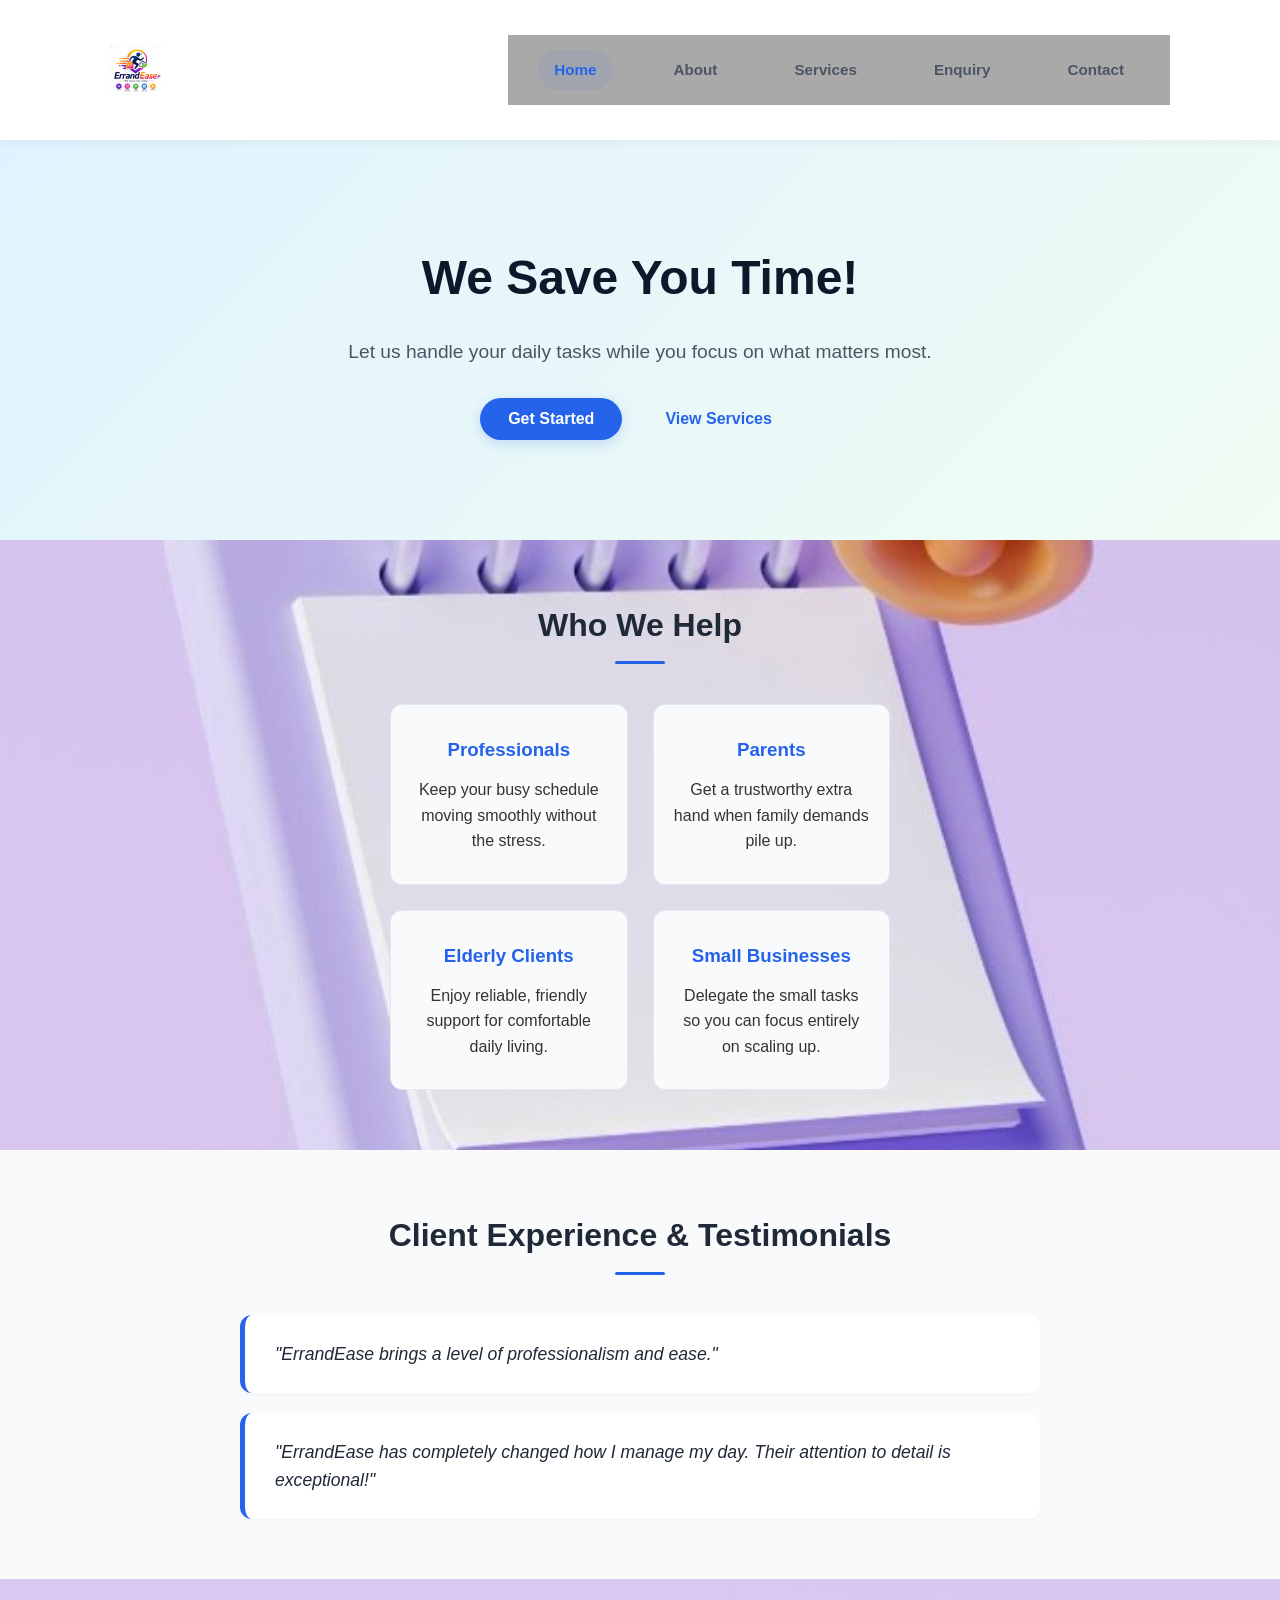
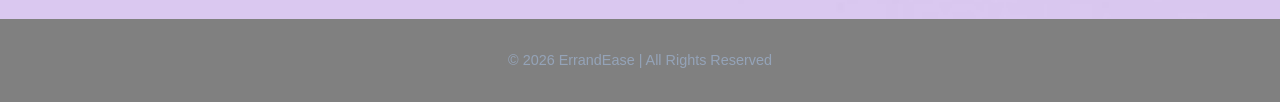
<file: index.html>
<!DOCTYPE html>
<html lang="en">
<head>
    <meta charset="UTF-8">
    <meta name="viewport" content="width=device-width, initial-scale=1.0">
    <link rel="stylesheet" href="./CSS/style.css">
    <title>ErrandEase | Home</title>
</head>
<body>

    <header class="main-header">
        <div class="header-container">
            <div class="logo">
                <img src="images/my logo.png" alt="ErrandEase Logo">
            </div>
            <nav class="navbar">
                <a href="index.html" class="active">Home</a>
                <a href="about.html">About</a>
                <a href="services.html">Services</a>
                <a href="enquiry.html">Enquiry</a>
                <a href="contact.html">Contact</a>
            </nav>
        </div>
    </header>

    <section class="hero">
        <div class="hero-content">
            <h1>We Save You Time!</h1>
            <p>Let us handle your daily tasks while you focus on what matters most.</p>
            <div class="hero-buttons">
                <button class="btn-primary">Get Started</button>
                <button class="btn-secondary">View Services</button>
            </div>
        </div>
    </section>

    <section class="home-container">
        <h2 class="section-title">Who We Help</h2>
        <div class="audience-grid">
            <div class="home-card">
                <h3>Professionals</h3>
                <p>Keep your busy schedule moving smoothly without the stress.</p>
            </div>
            <div class="home-card">
                <h3>Parents</h3>
                <p>Get a trustworthy extra hand when family demands pile up.</p>
            </div>
            <div class="home-card">
                <h3>Elderly Clients</h3>
                <p>Enjoy reliable, friendly support for comfortable daily living.</p>
            </div>
            <div class="home-card">
                <h3>Small Businesses</h3>
                <p>Delegate the small tasks so you can focus entirely on scaling up.</p>
            </div>
        </div>
    </section>

    <section class="testimonials-section">
        <div class="home-container">
            <h2 class="section-title">Client Experience & Testimonials</h2>
            <div class="testimonials-container">
                <div class="testimonial-card">
                    <p>"ErrandEase brings a level of professionalism and ease."</p>
                </div>
                <div class="testimonial-card">
                    <p>"ErrandEase has completely changed how I manage my day. Their attention to detail is exceptional!"</p>
                </div>
            </div>
        </div>
    </section>

    <footer class="main-footer">
        <p>&copy; 2026 ErrandEase | All Rights Reserved</p>
    </footer>
    
</body>
</html>
</file>
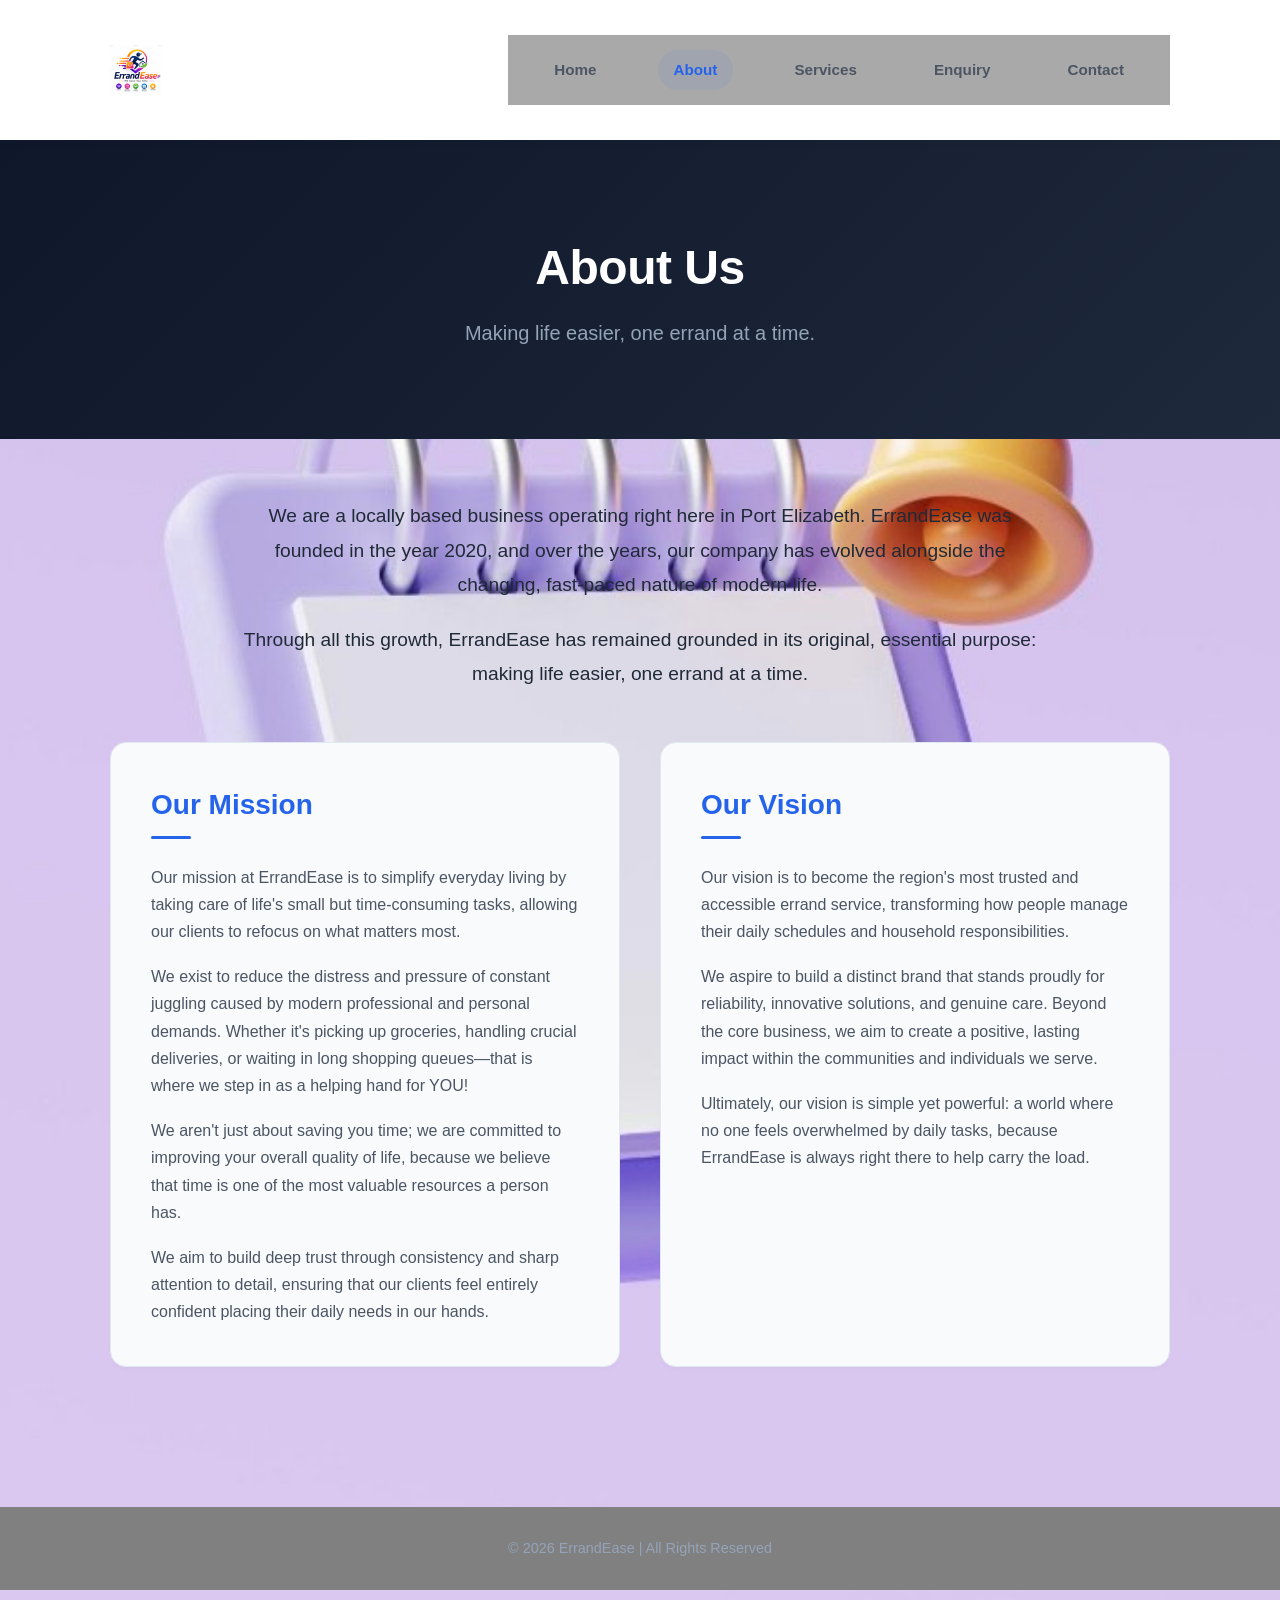
<file: about.html>
<!DOCTYPE html>
<html lang="en">
<head>
    <meta charset="UTF-8">
    <meta name="viewport" content="width=device-width, initial-scale=1.0">
    <link rel="stylesheet" href="./CSS/style.css">
    <title>ErrandEase | About Us</title>
</head>
<body>

    <!-- HEADER & NAVIGATION -->
    <header class="main-header">
        <div class="header-container">
            <div class="logo">
                <img src="images/my logo.png" alt="ErrandEase Logo">
            </div>
            <nav class="navbar">
                <a href="index.html">Home</a>
                <a href="about.html" class="active">About</a>
                <a href="services.html">Services</a>
                <a href="enquiry.html">Enquiry</a>
                <a href="contact.html">Contact</a>
            </nav>
        </div>
    </header>

    <!-- ABOUT BANNER -->
    <section class="about-banner">
        <div class="banner-content">
            <h1>About Us</h1>
            <p>Making life easier, one errand at a time.</p>
        </div>
    </section>

    <!-- OUR STORY / INTRO SECTION -->
    <section class="about-container">
        <div class="about-story">
            <p>We are a locally based business operating right here in Port Elizabeth. ErrandEase was founded in the year 2020, and over the years, our company has evolved alongside the changing, fast-paced nature of modern life.</p>
            <p>Through all this growth, ErrandEase has remained grounded in its original, essential purpose: making life easier, one errand at a time.</p>
        </div>

        <!-- MISSION & VISION VALUES GRID -->
        <div class="values-grid">
            <div class="value-card">
                <h2>Our Mission</h2>
                <p>Our mission at ErrandEase is to simplify everyday living by taking care of life's small but time-consuming tasks, allowing our clients to refocus on what matters most.</p>
                <p>We exist to reduce the distress and pressure of constant juggling caused by modern professional and personal demands. Whether it's picking up groceries, handling crucial deliveries, or waiting in long shopping queues—that is where we step in as a helping hand for YOU!</p>
                <p>We aren't just about saving you time; we are committed to improving your overall quality of life, because we believe that time is one of the most valuable resources a person has.</p>
                <p>We aim to build deep trust through consistency and sharp attention to detail, ensuring that our clients feel entirely confident placing their daily needs in our hands.</p>
            </div>

            <div class="value-card">
                <h2>Our Vision</h2>
                <p>Our vision is to become the region's most trusted and accessible errand service, transforming how people manage their daily schedules and household responsibilities.</p>
                <p>We aspire to build a distinct brand that stands proudly for reliability, innovative solutions, and genuine care. Beyond the core business, we aim to create a positive, lasting impact within the communities and individuals we serve.</p>
                <p>Ultimately, our vision is simple yet powerful: a world where no one feels overwhelmed by daily tasks, because ErrandEase is always right there to help carry the load.</p>
            </div>
        </div>
    </section>

    <!-- FOOTER -->
    <footer class="main-footer">
        <p>&copy; 2026 ErrandEase | All Rights Reserved</p>
    </footer>

</body>
</html>
</file>
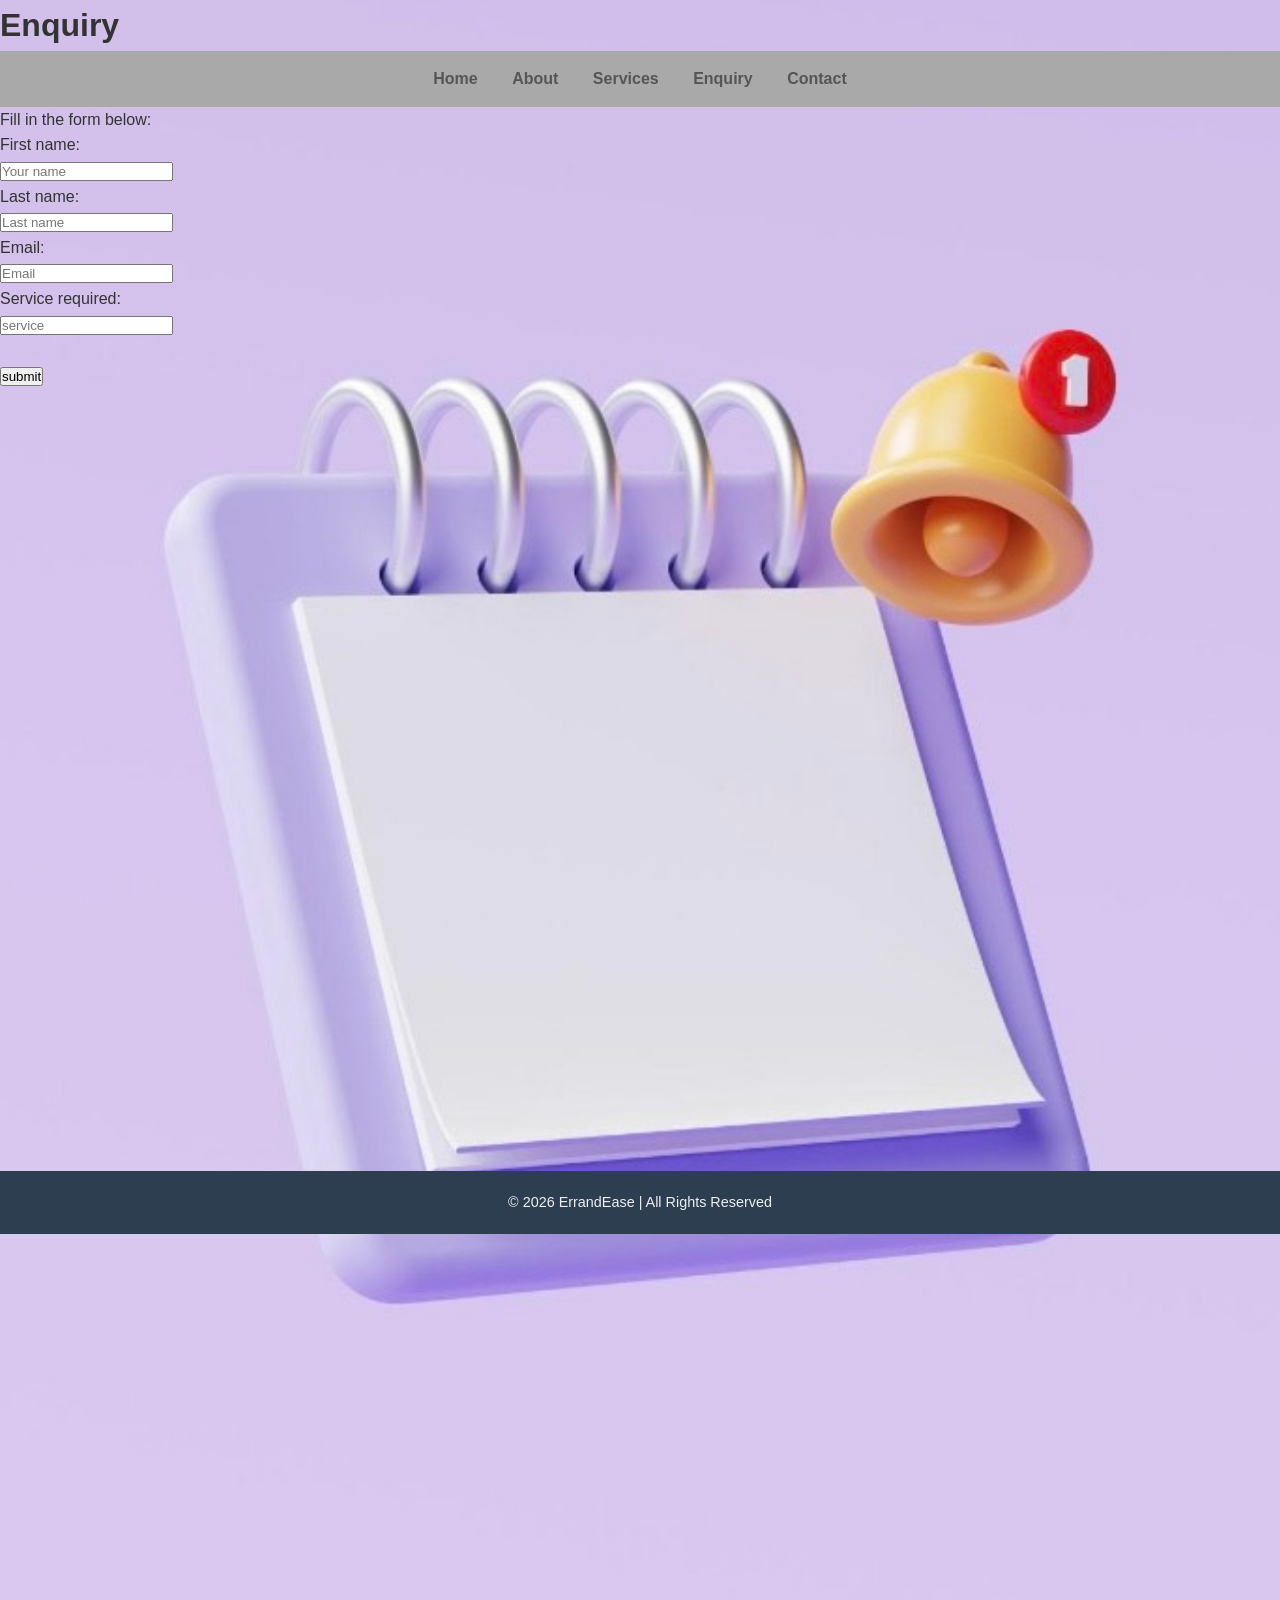
<file: enquiry.html>
<!DOCTYPE html>
<html lang="en">
<head>
    <meta charset="UTF-8">
    <meta name="viewport" content="width=device-width, initial-scale=1.0">
     <link rel="stylesheet" href="./CSS/style.css">
    <title>Enquiry</title>
</head>
<body>
    <h1>Enquiry</h1>
    <nav>
        <a href="index.html">Home</a>
        <a href="about.html">About</a>
        <a href="services.html">Services</a>
        <a href="enquiry.html">Enquiry</a>
        <a href="contact.html">Contact</a>
    </nav>
    <p>Fill in the form below:</p>
    <div class="Enquiry-form">
    <form>
        <label for="fname">First name:</label><br>
        <input type="text" id="fname" required placeholder="Your name"><br>
        <label for="lname">Last name:</label><br>
        <input type="text" id="lname" required placeholder="Last name"><br>
        <label for="email">Email:</label><br>
        <input type="text" id="email" required placeholder="Email"><br>
        <label for="service">Service required:</label><br>
        <input type="text" id="service" required placeholder="service"><br><br>
        <input type="submit" value="submit">
    </form>
   </div> 
     <br>
     <br>
     <br>
     <br>
     <br>
     <br>
     <br>
     <br>
     <br>
     <br>
     <br>
     <br>
     <br>
     <br>
     <br>
     <br>
     <br>
     <br>
     <br>
     <br>
      <br>
     <br>
     <br>
     <br>
     <br>
     <br>
     <br>
     <br>
     <br>

<footer>
    <p>&copy; 2026 ErrandEase | All Rights Reserved</p>
</footer>
    
</body>
</html>
</file>
<file: CSS/style.css>
/* ====================================
   GLOBAL STYLES
==================================== */

body {
    background-image: url('../images/BACK.jpeg');
    background-size: cover;
    background-position: center;
    background-repeat: no-repeat;
    margin: 0;
    height: 180vh;
    background-color:mintcream;
    margin: 0;
    font-family: Arial, sans-serif;

    font-family: Arial, sans-serif;
    background-color: white;

    display: flex;
    flex-direction: column;
    min-height: 180vh;
}

nav {
    background-color:darkgrey;
    padding: 15px;
    text-align: center;
}

nav a {
    color: purple;
    text-decoration: none;
    margin-right: 20px;
}
/* Footer styling */
footer {
    background-color: darkgray;
    color: purple;
    padding: 30px;
    text-align: center;
}

/* ====================================
   HOME PAGE STYLES
==================================== */

/* Color Palette Variables for Home Page */
:root {
    --home-primary: #2563eb;       /* Sleek professional blue */
    --home-primary-hover: #1d4ed8;
    --home-text: #1f2937;          /* Charcoal */
    --home-muted: #4b5563;         /* Slate Grey */
    --home-bg-light: #f8fafc;      /* Soft background alternative */
}

/* Layout Container */
.home-container {
    max-width: 1100px;
    margin: 0 auto;
    padding: 60px 10px;
}

/* Section Headings */
.section-title {
    font-size: 2rem;
    text-align: center;
    margin-bottom: 40px;
    color: var(--home-text);
    text-transform: capitalize;
}
.section-title::after {
    content: '';
    display: block;
    width: 50px;
    height: 3px;
    background-color: var(--home-primary);
    margin: 10px auto 0;
    border-radius: 2px;
}

/* Header & Navigation Layout */
.main-header {
    background-color: #ffffff;
    box-shadow: 0 2px 10px rgba(0, 0, 0, 0.05);
    position: sticky;
    top: 0;
    z-index: 1000;
}

.header-container {
    max-width: 1100px;
    margin: 0 auto;
    padding: 15px 20px;
    display: flex;
    align-items: center;
    justify-content: space-between;
    flex-wrap: wrap;
}

.logo img {
    max-height: 50px; /* Keeps your logo perfectly proportioned in the bar */
    width: auto;
    display: block;
}

.navbar {
    display: flex;
    gap: 15px;
}

.navbar a {
    text-decoration: none;
    color: var(--home-muted);
    font-weight: 600;
    font-size: 0.95rem;
    padding: 8px 16px;
    border-radius: 20px;
    transition: all 0.3s ease;
}

.navbar a:hover, .navbar a.active {
    color: var(--home-primary);
    background-color: rgba(37, 99, 235, 0.08);
}

/* Hero Section Upgrade */
.hero {
    background: linear-gradient(135deg, #e0f2fe 0%, #f0fdf4 100%); /* Clean modern gradient */
    padding: 100px 20px;
    text-align: center;
}

.hero-content {
    max-width: 700px;
    margin: 0 auto;
}

.hero h1 {
    font-size: 3rem;
    color: #0f172a;
    margin-bottom: 20px;
    font-weight: 800;
}

.hero p {
    font-size: 1.2rem;
    color: var(--home-muted);
    margin-bottom: 30px;
}

.hero-buttons {
    display: flex;
    gap: 15px;
    justify-content: center;
}

/* Buttons */
.hero button {
    font-size: 1rem;
    font-weight: 600;
    padding: 12px 28px;
    border-radius: 30px;
    cursor: pointer;
    transition: all 0.3s ease;
    border: none;
}

.btn-primary {
    background-color: var(--home-primary);
    color: #ffffff;
    box-shadow: 0 4px 14px rgba(37, 99, 235, 0.2);
}

.btn-primary:hover {
    background-color: var(--home-primary-hover);
    transform: translateY(-2px);
}

.btn-secondary {
    background-color: transparent;
    color: var(--home-primary);
    border: 2px solid var(--home-primary);
}

.btn-secondary:hover {
    background-color: rgba(37, 99, 235, 0.05);
    transform: translateY(-2px);
}

/* Who We Help Cards Grid */
.audience-grid {
    display: grid;
    grid-template-columns: repeat(auto-fit, minmax(220px, 1fr));
    gap: 25px;
}

.home-card {
    background-color: var(--home-bg-light);
    border: 1px solid #e2e8f0;
    padding: 30px 20px;
    border-radius: 12px;
    text-align: center;
    transition: transform 0.3s ease, box-shadow 0.3s ease;
}

.home-card:hover {
    transform: translateY(-5px);
    box-shadow: 0 10px 20px rgba(0, 0, 0, 0.05);
}

.home-card h3 {
    color: var(--home-primary);
    margin-bottom: 12px;
}

/* Testimonials Layout */
.testimonials-section {
    background-color: var(--home-bg-light);
}

.testimonials-container {
    display: flex;
    flex-direction: column;
    gap: 20px;
    max-width: 800px;
    margin: 0 auto;
}

.testimonial-card {
    background: #ffffff;
    padding: 25px 30px;
    border-radius: 12px;
    border-left: 5px solid var(--home-primary);
    box-shadow: 0 2px 5px rgba(0,0,0,0.02);
}

.testimonial-card p {
    font-style: italic;
    font-size: 1.1rem;
    color: var(--home-text);
}

/* Footer Layout */
.main-footer {
    background-color: gray;
    color: #94a3b8;
    text-align: center;
    padding: 30px 20px;
}

/* Mobile Responsive Optimization */
@media (max-width: 650px) {
    .header-container {
        flex-direction: column;
        gap: 15px;
    }
    .hero h1 {
        font-size: 2.2rem;
    }
    .hero-buttons {
        flex-direction: column;
    }
    .hero button {
        width: 100%;
    }
}

/* ====================================
   ABOUT PAGE STYLES
==================================== */

/* Main Layout Wrapper */
.about-container {
    max-width: 1100px;
    margin: 0 auto;
    padding: 60px 20px 100px 20px; /* Generous bottom padding replaces <br> tags */
}

/* About Intro Text Style */
.about-story {
    max-width: 800px;
    margin: 0 auto 50px auto;
    text-align: center;
}

.about-story p {
    font-size: 1.2rem;
    color: var(--home-text);
    margin-bottom: 20px;
    line-height: 1.8;
}

/* About Page Banner Upgraded */
.about-banner {
    background: linear-gradient(135deg, #0f172a 0%, #1e293b 100%); /* Deep sleek charcoal gradient */
    padding: 90px 20px;
    text-align: center;
    color: #ffffff;
}

.banner-content max-width {
    max-width: 700px;
    margin: 0 auto;
}

.about-banner h1 {
    font-size: 3rem;
    font-weight: 800;
    margin-bottom: 10px;
    letter-spacing: -0.5px;
}

.about-banner p {
    font-size: 1.25rem;
    color: #94a3b8; /* Soft blue-grey text */
    font-weight: 500;
}

/* Mission & Vision Columns */
.values-grid {
    display: grid;
    grid-template-columns: repeat(auto-fit, minmax(450px, 1fr));
    gap: 40px;
    margin-top: 20px;
}

.value-card {
    background-color: var(--home-bg-light);
    border: 1px solid #e2e8f0;
    padding: 40px;
    border-radius: 16px;
    box-shadow: 0 4px 6px -1px rgba(0, 0, 0, 0.02);
}

.value-card h2 {
    font-size: 1.75rem;
    color: var(--home-primary);
    margin-bottom: 25px;
    position: relative;
}

/* Left-aligned accent line under column titles */
.value-card h2::after {
    content: '';
    display: block;
    width: 40px;
    height: 3px;
    background-color: var(--home-primary);
    margin-top: 8px;
    border-radius: 2px;
}

.value-card p {
    font-size: 1rem;
    color: var(--home-muted);
    margin-bottom: 18px;
    line-height: 1.7;
}

.value-card p:last-child {
    margin-bottom: 0;
}

/* Responsive adjust for smaller tablets / mobile viewports */
@media (max-width: 768px) {
    .values-grid {
        grid-template-columns: 1fr; /* Stacks column cards comfortably on mobile */
        gap: 30px;
    }
    
    .value-card {
        padding: 25px;
    }

    .about-banner h1 {
        font-size: 2.4rem;
    }
}
 /*====================================
   SERVICES PAGE STYLE
===================================*/

/* Reset and Base Styles */
* {
    margin: 0;
    padding: 0;
    box-sizing: border-box;
    font-family: 'Segoe UI', Tahoma, Geneva, Verdana, sans-serif;
}

body {
    background-color: #f8f9fa;
    color: #333;
    line-height: 1.6;
}

/* Header & Navigation Layout */
.main-header {
    background-color: #ffffff;
    box-shadow: 0 2px 10px rgba(0, 0, 0, 0.05);
    position: sticky;
    top: 0;
    z-index: 1000;
}

.header-container {
    max-width: 1100px;
    margin: 0 auto;
    padding: 15px 20px;
    display: flex;
    align-items: center;
    justify-content: space-between;
    flex-wrap: wrap;
}
/* Header & Navigation Styling */
header {
    background-color: #ffffff;
    padding: 20px;
    text-align: center;
    box-shadow: 0 2px 5px rgba(0,0,0,0.05);
}

header h2 {
    color: #2c3e50;
    margin-bottom: 15px;
    font-size: 2rem;
}

.logo img {
    max-height: 50px;
    width: auto;
    display: block;
}

.navbar {
    display: flex;
    gap: 15px;
}

.navbar a {
    text-decoration: none;
    color:var(--home-muted) ;
    font-weight: 600;
    font-size: 0.95rem;
    padding: 8px 16px;
    border-radius: 20px;
    transition: all 0.3s ease;
}

nav a {
    text-decoration: none;
    color: #555;
    margin: 0 15px;
    font-weight: 600;
    transition: color 0.3s ease;
}

nav a:hover, nav a.active {
    color: #3498db; /* Professional blue tint */
}

/* Services Layout */
.services-container {
    max-width: 1200px;
    margin: 40px auto;
    padding: 0 20px;
    display: grid;
    grid-template-columns: repeat(auto-fit, minmax(280px, 1fr));
    gap: 30px;
}

/* Card Styling */
.card {
    background: #ffffff;
    border-radius: 12px;
    padding: 30px 20px;
    text-align: center;
    box-shadow: 0 4px 15px rgba(0, 0, 0, 0.05);
    transition: transform 0.3s ease, box-shadow 0.3s ease;
    display: flex;
    flex-direction: column;
    justify-content: space-between;
}

.card:hover {
    transform: translateY(-5px);
    box-shadow: 0 8px 25px rgba(0, 0, 0, 0.1);
}

/* Icon Styles */
.card .icon {
    font-size: 2.5rem;
    color: #3498db;
    margin-bottom: 15px;
}

.card h3 {
    color: #2c3e50;
    margin-bottom: 10px;
    font-size: 1.4rem;
}

.card p {
    color: #7f8c8d;
    font-size: 0.95rem;
    margin-bottom: 20px;
}

.calender-icon {
    font-size: 26px;
    color: #6b7280;
    background: #f3f4f6;
    padding: 10px;
    border-radius: 10px;
}

/* Mini Image Gallery Inside Cards */
.card-gallery {
    display: flex;
    gap: 8px;
    justify-content: center;
    margin-top: auto; /* Pushes gallery to the bottom of the card */
}

.card-gallery img {
    width: 60px;
    height: 60px;
    object-fit: cover; /* Prevents stretching */
    border-radius: 6px;
    border: 1px solid #e0e0e0;
}

/* Booking Button Container */
.cta-section {
    text-align: center;
    margin: 40px 0;
}

.btn-book {
    background-color: #3498db;
    color: white;
    border: none;
    padding: 12px 35px;
    font-size: 1.1rem;
    font-weight: bold;
    border-radius: 25px;
    cursor: pointer;
    transition: background-color 0.3s ease, transform 0.2s ease;
    box-shadow: 0 4px 10px rgba(52, 152, 219, 0.3);
}

.btn-book:hover {
    background-color: #2980b9;
    transform: scale(1.05);
}

/* Footer styling */
footer {
    text-align: center;
    padding: 20px;
    background-color: #2c3e50;
    color: #ecf0f1;
    font-size: 0.9rem;
    margin-top: 40px;
}

 /*====================================
   CONTACT PAGE STYLE
==================================== */

.contact-form {
    width: 50%;
    margin: auto;
}

.contact-form input,
.contact-form textarea {
    width: 100%;
    padding: 10px;
    margin-bottom: 15px;
}
.contact-container {
max-width: 1200px; /* Widened slightly to elegantly support all 3 columns */
width: 100%;
background: #ffffff;
border-radius: 12px;
box-shadow: 0 10px 30px rgba(0, 0, 0, 0.08);
overflow: hidden;
margin: 40px auto;
}

.contact-wrapper {
display: flex;
width: 100%;
align-items: stretch; /* Forces columns to be exactly equal heights */
}

/* COLUMN 1: SIDE DETAILS PANEL */
.side-details {
flex: 0.9; /* Slightly tighter proportional scale */
background: grey;
color: #ffffff;
padding: 35px;
display: flex;
flex-direction: column;
}

.side-details h2 {
font-size: 1.8rem;
font-weight: 700;
margin-bottom: 12px;
color: #ffffff;
}

.side-desc {
font-size: 0.85rem;
line-height: 1.5;
opacity: 0.9;
margin-bottom: 30px;
}

.info-links {
display: flex;
flex-direction: column;
gap: 25px;
}

.info-item {
display: flex;
align-items: flex-start;
gap: 15px;
}

.info-icon {
background: rgba(255, 255, 255, 0.2);
width: 44px;
height: 44px;
border-radius: 50%;
display: flex;
align-items: center;
justify-content: center;
font-size: 1.1rem;
flex-shrink: 0;
}

.info-text h4 {
font-size: 1rem;
font-weight: 600;
margin-bottom: 3px;
color: #ffffff;
}

.info-text p {
font-size: 0.85rem;
opacity: 0.85;
line-height: 1.4;
}

/* COLUMN 2: FORM BOX CONTAINER */
.form-container {
flex: 1.2;
padding: 35px;
background: #ffffff;
position: relative;
}

.form-container h2 {
font-size: 1.8rem;
color: #333333;
margin-bottom: 25px;
font-weight: 600;
}

.input-group {
margin-bottom: 15px;
}

.input-group label {
display: block;
font-size: 0.85rem;
font-weight: 500;
color: #666666;
margin-bottom: 6px;
text-align: left;
}

.input-group input,
.input-group textarea {
width: 100%;
padding: 10px 14px;
border: 1px solid #dddddd;
border-radius: 6px;
font-size: 0.9rem;
outline: none;
transition: border-color 0.3s ease;
background: #fafafa;
color: #333333;
}

.input-group input:focus,
.input-group textarea:focus {
border-color: #00bcd4;
background: #ffffff;
}

.input-group textarea {
resize: none;
}

.submit-btn {
width: 100%;
padding: 12px;
background: #131415;
color: #ffffff;
border: none;
border-radius: 6px;
font-size: 0.95rem;
font-weight: 600;
cursor: pointer;
transition: background 0.3s ease, transform 0.1s ease;
margin-top: 5px;
}

.submit-btn:hover {
background: #0097a7;
}

/* RESPONSIVE MEDIA BREAKPOINTS */
@media (max-width: 991px) {
.contact-wrapper {
flex-direction: column;
}

.side-details, .form-container, .map-container-panel {
width: 100%;
flex: none;
}

.side-details, .form-container {
padding: 30px 20px;
}

.map-container-panel {
height: 300px; /* Restores a comfortable, proportional layout profile on mobile screens */
}

.map-container-panel iframe {
position: relative;
height: 300px;
}
}
</file>
